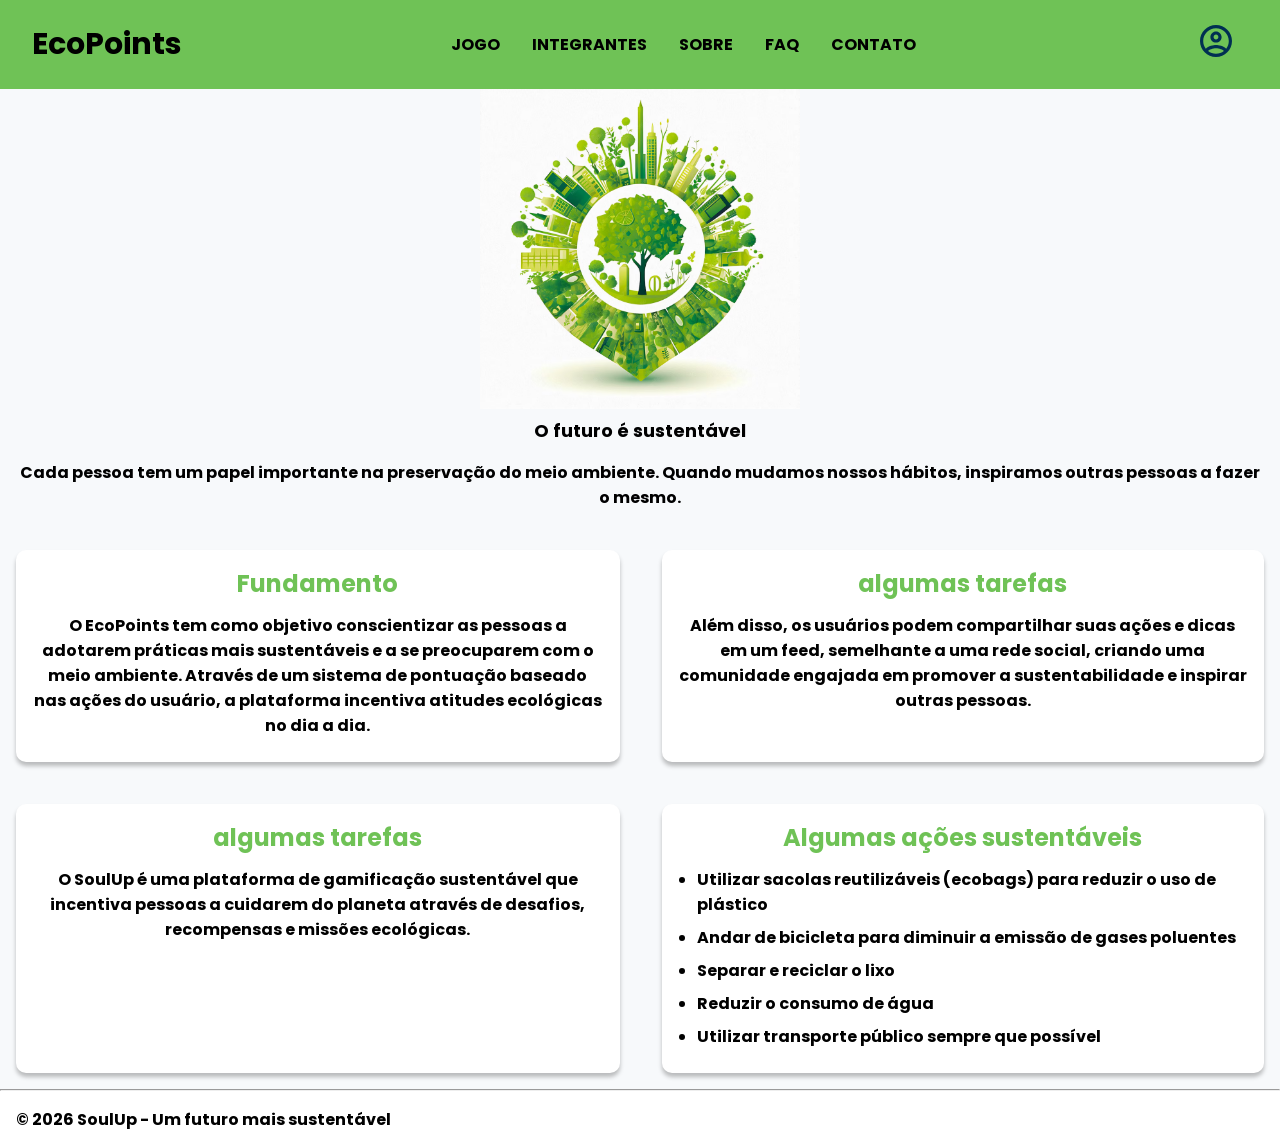
<file: index.html>
<!doctype html>
<html lang="pt-br">
  <head>
    <meta charset="UTF-8" />
    <meta name="viewport" content="width=device-width, initial-scale=1.0" />
    <link rel="stylesheet" href="css/style.css" />
    <title>EcoPoints</title>
  </head>
  <body>
    <header class="cabecalho">
      <div class="container">
        <input type="checkbox" id="menu" class="container__botao" />
        <label for="menu" class="container__rotulo">
          <span class="cabecalho__menu-hamburguer container__imagem"></span>
        </label>
        <ul class="lista-menu">
          <li class="lista-menu__titulo">Páginas</li>
          <li class="lista-menu__item">
            <a href="./pages/jogo.html" class="lista-menu__link">Jogo</a>
          </li>
          <li class="lista-menu__item">
            <a href="/pages/integrante.html" class="lista-menu__link">Integrantes</a>
          </li>
          <li class="lista-menu__item">
            <a href="/pages/sobre.html" class="lista-menu__link">sobre</a>
          </li>
          <li class="lista-menu__item">
            <a href="./pages/faq.html" class="lista-menu__link">FAQ</a>
          </li>
          <li class="lista-menu__item">
            <a href="/pages/contato.html" class="lista-menu__link">Contato</a>
          </li>

        </ul>
        <h1 class="container__titulo">EcoPoints</h1>
      </div>

      <ul class="opcoes">
        <li class="opcoes__item">
          <a href="./pages/jogo.html" class="opcoes__link">Jogo</a>
        </li>
        <li class="opcoes__item">
          <a href="/pages/integrante.html" class="opcoes__link">Integrantes</a>
        </li>
        <li class="opcoes__item">
          <a href="/pages/sobre.html" class="opcoes__link">Sobre</a>
        </li>
        <li class="opcoes__item">
          <a href="./pages/faq.html" class="opcoes__link">FAQ</a>
        </li>
        <li class="opcoes__item">
          <a href="/pages/contato.html" class="opcoes__link">Contato</a>
        </li>
        
      </ul>

      <div class="container">
        <a href="/pages/login.html" class="container__link">
          <img
            src="img/Usuario.svg"
            alt="Meu perfil"
            class="container__imagem"
          />
        </a>
      </div>
    </header>
    <main>
      <section>
        <img class="img-main" src="/img/sustainability.avif" alt="Imagem de uma sociedade sustemtavel com uma arvore no meio" />
      </section>
      <section class="banner">
        <h2 class="banner__titulo">O futuro é sustentável</h2>
        <p class="banner__texto">
          Cada pessoa tem um papel importante na preservação do meio ambiente.
          Quando mudamos nossos hábitos, inspiramos outras pessoas a fazer o
          mesmo.
        </p>
      </section>
      <div class="card-grid">
        <section class="card">
          <h2 class="descricao__titulo">Fundamento</h2>
          <p class="descricao__texto">
            O EcoPoints tem como objetivo conscientizar as pessoas a adotarem práticas mais sustentáveis e a se preocuparem com o meio ambiente. 
          Através de um sistema de pontuação baseado nas ações do usuário, a plataforma incentiva atitudes ecológicas no dia a dia.
        </p>
          </p>
        </section>
        <section class="card">
          <h2 class="descricao__titulo">algumas tarefas</h2>
          <p class="descricao__texto">
            Além disso, os usuários podem compartilhar suas ações e dicas em um feed, semelhante a uma rede social, criando uma comunidade engajada 
            em promover a sustentabilidade e inspirar outras pessoas.

          </p>
        </section>
        <section class="card">
          <h2 class="descricao__titulo">algumas tarefas</h2>
          <p class="descricao__texto">
            O SoulUp é uma plataforma de gamificação sustentável que incentiva
            pessoas a cuidarem do planeta através de desafios, recompensas e
            missões ecológicas.
          </p>
        </section>
        <section class="card">
          <h2 class="descricao__titulo">Algumas ações sustentáveis</h2>
          <ul class="lista-items">
            <li class="item-lista">Utilizar sacolas reutilizáveis (ecobags) para reduzir o uso de plástico</li>
            <li class="item-lista">Andar de bicicleta para diminuir a emissão de gases poluentes</li>
            <li class="item-lista">Separar e reciclar o lixo</li>
            <li class="item-lista">Reduzir o consumo de água</li>
            <li class="item-lista">Utilizar transporte público sempre que possível</li>
          </ul>
        </section>
      </div>
    </main>
    <hr />
    <footer class="rodape">
      <p>© 2026 SoulUp - Um futuro mais sustentável</p>
    </footer>
  </body>
</html>
</file>
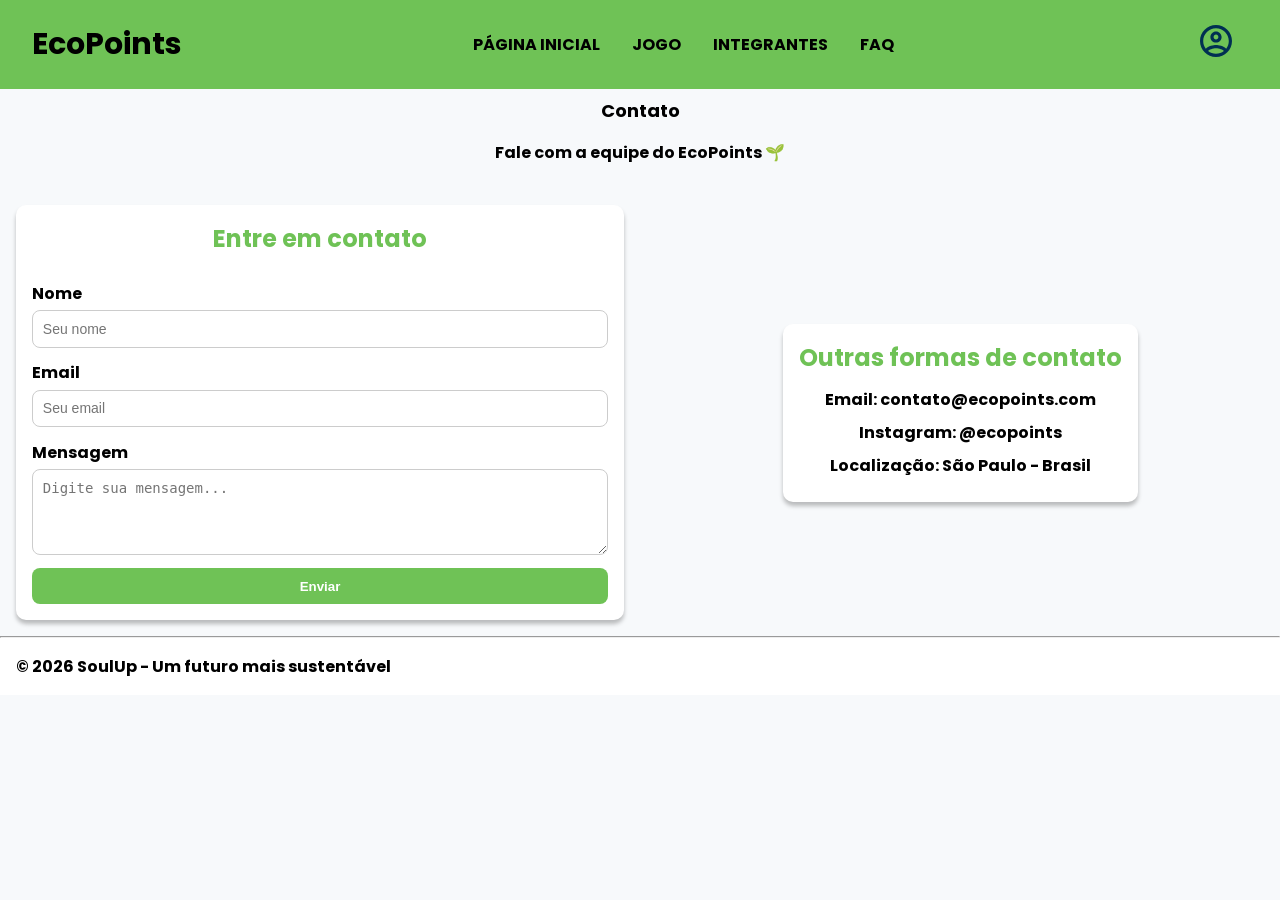
<file: pages/contato.html>
<!doctype html>
<html lang="pt-br">
  <head>
    <meta charset="UTF-8" />
    <meta name="viewport" content="width=device-width, initial-scale=1.0" />
    <link rel="stylesheet" href="/css/style.css" />
    <title>Contato</title>
  </head>
  <body>
<header class="cabecalho">
      <div class="container">
        <input type="checkbox" id="menu" class="container__botao" />
        <label for="menu" class="container__rotulo">
          <span class="cabecalho__menu-hamburguer container__imagem"></span>
        </label>
        <ul class="lista-menu">
          <li class="lista-menu__titulo">Páginas</li>
          <li class="lista-menu__item">
            <a href="/index.html" class="lista-menu__link">Página inicial</a>
          </li>
          <li class="lista-menu__item">
            <a href="/pages/jogo.html" class="lista-menu__link">Jogo</a>
          </li>
          <li class="lista-menu__item">
            <a href="/pages/integrante.html" class="lista-menu__link">Integrantes</a>
          </li>
          <li class="lista-menu__item">
            <a href="/pages/faq.html" class="lista-menu__link">FAQ</a>
          </li>
        </ul>
        <h1 class="container__titulo">EcoPoints</h1>
      </div>

      <ul class="opcoes">
        <li class="opcoes__item">
          <a href="/index.html" class="lista-menu__link">Página inicial</a>
        </li>
        <li class="opcoes__item">
          <a href="/pages/jogo.html" class="opcoes__link">Jogo</a>
        </li>
        <li class="opcoes__item">
          <a href="/pages/integrante.html" class="opcoes__link">Integrantes</a>
        </li>
        <li class="opcoes__item">
          <a href="/pages/faq.html" class="opcoes__link">FAQ</a>
        </li>
      </ul>

      <div class="container">
        <a href="/pages/login.html" class="container__link">
          <img
            src="../img/Usuario.svg"
            alt="Meu perfil"
            class="container__imagem"
          />
        </a>
      </div>
    </header>
    <main>
      <section class="banner">
        <h2 class="banner__titulo">Contato</h2>
        <p class="banner__texto">Fale com a equipe do EcoPoints 🌱</p>
      </section>
      <div class="flex-container">
        <div class="metade">
        <section class="card">
          <h2 class="descricao__titulo">Entre em contato</h2>

          <form class="form-contato">
            <label class="form-contato-etiqueta" for="nome">Nome</label>
            <input
              type="text"
              id="nome"
              name="nome"
              placeholder="Seu nome"
              required
            />

            <label class="form-contato-etiqueta" for="email">Email</label>
            <input
              type="email"
              id="email"
              name="email"
              placeholder="Seu email"
              required
            />

            <label class="form-contato-etiqueta" for="mensagem">Mensagem</label>
            <textarea
              id="mensagem"
              name="mensagem"
              rows="4"
              placeholder="Digite sua mensagem..."
              required
            ></textarea>

            <button type="submit">Enviar</button>
          </form>
        </section>
        </div>
        <div class="metade">
        <section class="card">
          <h2 class="descricao__titulo">Outras formas de contato</h2>
          <p class="descricao__texto">Email: contato@ecopoints.com</p>
          <p class="descricao__texto">Instagram: @ecopoints</p>
          <p class="descricao__texto">Localização: São Paulo - Brasil</p>
        </section>
        </div>
    </main>
    <hr />
    <footer class="rodape">
      <p>© 2026 SoulUp - Um futuro mais sustentável</p>
    </footer>
  </body>
</html>
</file>
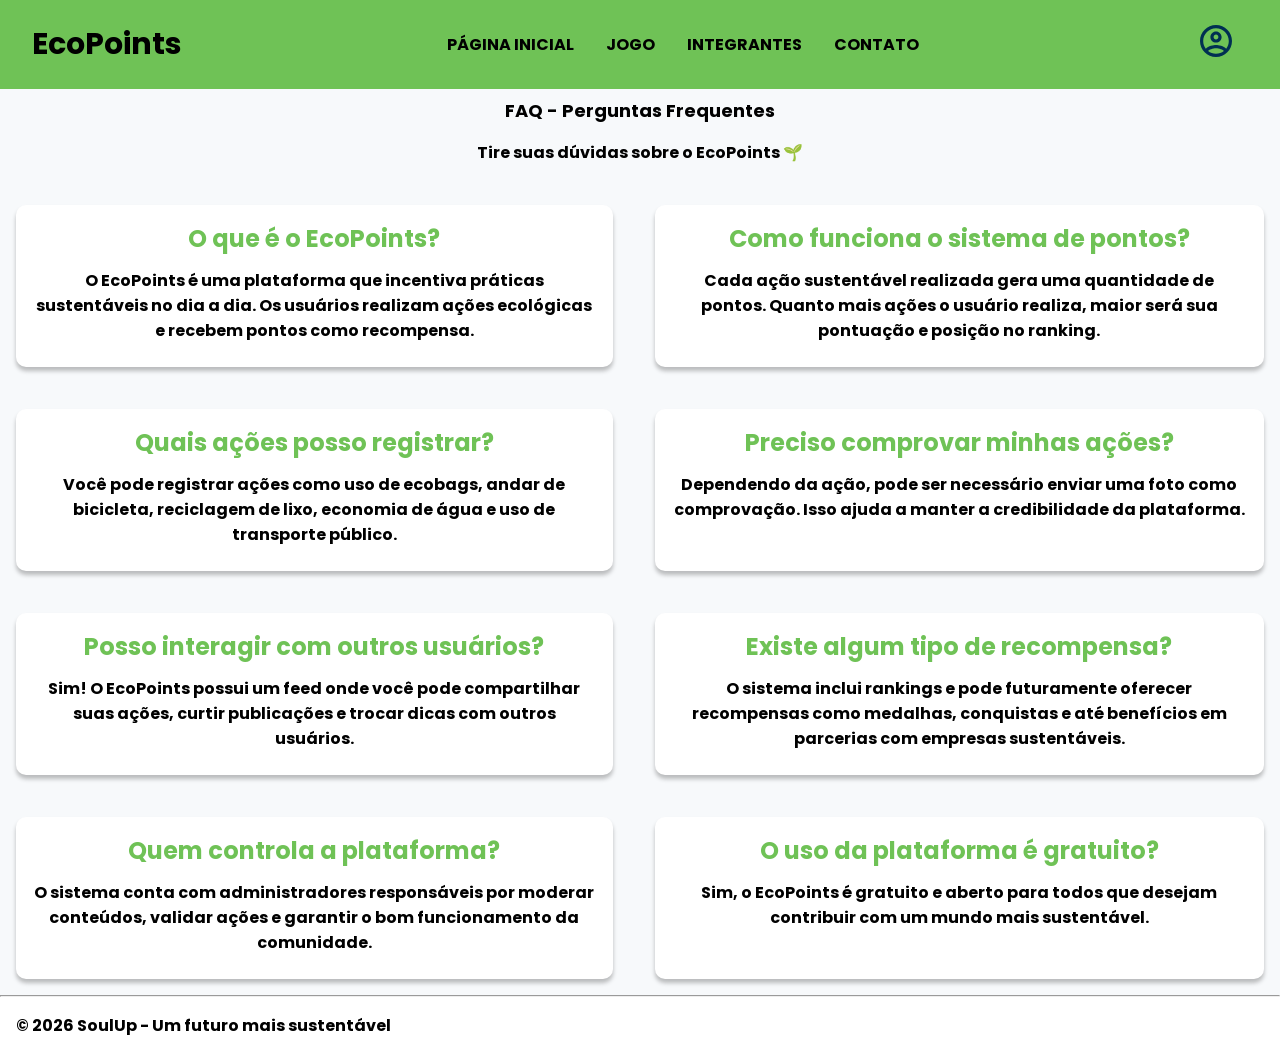
<file: pages/faq.html>
<!doctype html>
<html lang="pt-br">
  <head>
    <meta charset="UTF-8" />
    <meta name="viewport" content="width=device-width, initial-scale=1.0" />
    <link rel="stylesheet" href="/css/style.css" />
    <title>FAQ</title>
  </head>
  <body>
    <header class="cabecalho">
      <div class="container">
        <input type="checkbox" id="menu" class="container__botao" />
        <label for="menu" class="container__rotulo">
          <span class="cabecalho__menu-hamburguer container__imagem"></span>
        </label>
        <ul class="lista-menu">
          <li class="lista-menu__titulo">Páginas</li>
          <li class="lista-menu__item">
            <a href="/index.html" class="lista-menu__link">Página inicial</a>
          </li>
          <li class="lista-menu__item">
            <a href="/pages/jogo.html" class="lista-menu__link">Jogo</a>
          </li>
          <li class="lista-menu__item">
            <a href="/pages/integrante.html" class="lista-menu__link"
              >Integrantes</a
            >
          </li>
          <li class="lista-menu__item">
            <a href="/pages/contato.html" class="lista-menu__link">Contato</a>
          </li>
        </ul>
        <h1 class="container__titulo">EcoPoints</h1>
      </div>

      <ul class="opcoes">
        <li class="opcoes__item">
          <a href="/index.html" class="lista-menu__link">Página inicial</a>
        </li>
        <li class="opcoes__item">
          <a href="/pages/jogo.html" class="opcoes__link">Jogo</a>
        </li>
        <li class="opcoes__item">
          <a href="/pages/integrante.html" class="opcoes__link">Integrantes</a>
        </li>
        <li class="opcoes__item">
          <a href="/pages/contato.html" class="opcoes__link">Contato</a>
        </li>
      </ul>

      <div class="container">
        <a href="/pages/login.html" class="container__link">
          <img
            src="../img/Usuario.svg"
            alt="Meu perfil"
            class="container__imagem"
          />
        </a>
      </div>
    </header>
    <main>
      <section class="banner">
        <h2 class="banner__titulo">FAQ - Perguntas Frequentes</h2>
        <p class="banner__texto">Tire suas dúvidas sobre o EcoPoints 🌱</p>
      </section>
      <div class="card-grid">
        <section class="card">
          <h2 class="descricao__titulo">O que é o EcoPoints?</h2>
          <p class="descricao__texto">
            O EcoPoints é uma plataforma que incentiva práticas sustentáveis no
            dia a dia. Os usuários realizam ações ecológicas e recebem pontos
            como recompensa.
          </p>
        </section>

        <section class="card">
          <h2 class="descricao__titulo">Como funciona o sistema de pontos?</h2>
          <p class="descricao__texto">
            Cada ação sustentável realizada gera uma quantidade de pontos.
            Quanto mais ações o usuário realiza, maior será sua pontuação e
            posição no ranking.
          </p>
        </section>

        <section class="card">
          <h2 class="descricao__titulo">Quais ações posso registrar?</h2>
          <p class="descricao__texto">
            Você pode registrar ações como uso de ecobags, andar de bicicleta,
            reciclagem de lixo, economia de água e uso de transporte público.
          </p>
        </section>

        <section class="card">
          <h2 class="descricao__titulo">Preciso comprovar minhas ações?</h2>
          <p class="descricao__texto">
            Dependendo da ação, pode ser necessário enviar uma foto como
            comprovação. Isso ajuda a manter a credibilidade da plataforma.
          </p>
        </section>

        <section class="card">
          <h2 class="descricao__titulo">
            Posso interagir com outros usuários?
          </h2>
          <p class="descricao__texto">
            Sim! O EcoPoints possui um feed onde você pode compartilhar suas
            ações, curtir publicações e trocar dicas com outros usuários.
          </p>
        </section>

        <section class="card">
          <h2 class="descricao__titulo">Existe algum tipo de recompensa?</h2>
          <p class="descricao__texto">
            O sistema inclui rankings e pode futuramente oferecer recompensas
            como medalhas, conquistas e até benefícios em parcerias com empresas
            sustentáveis.
          </p>
        </section>

        <section class="card">
          <h2 class="descricao__titulo">Quem controla a plataforma?</h2>
          <p class="descricao__texto">
            O sistema conta com administradores responsáveis por moderar
            conteúdos, validar ações e garantir o bom funcionamento da
            comunidade.
          </p>
        </section>

        <section class="card">
          <h2 class="descricao__titulo">O uso da plataforma é gratuito?</h2>
          <p class="descricao__texto">
            Sim, o EcoPoints é gratuito e aberto para todos que desejam
            contribuir com um mundo mais sustentável.
          </p>
        </section>
      </div>
    </main>
    <hr />
    <footer class="rodape">
      <p>© 2026 SoulUp - Um futuro mais sustentável</p>
    </footer>
  </body>
</html>
</file>
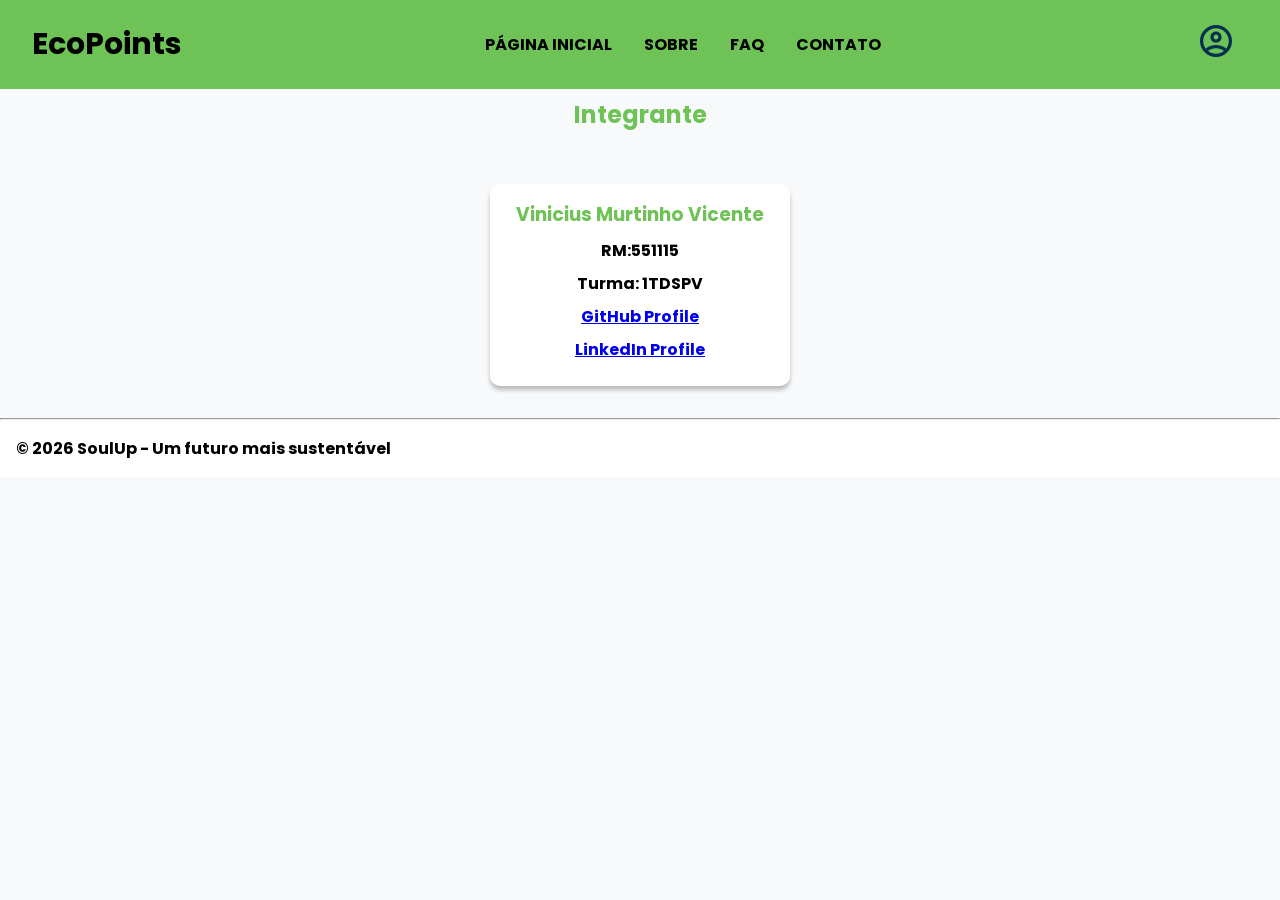
<file: pages/integrante.html>
<!doctype html>
<html lang="pt-br">
  <head>
    <meta charset="UTF-8" />
    <meta name="viewport" content="width=device-width, initial-scale=1.0" />
    <link rel="stylesheet" href="/css/style.css" />
    <title>Integrante</title>
  </head>
  <body>
    <header class="cabecalho">
      <div class="container">
        <input type="checkbox" id="menu" class="container__botao" />
        <label for="menu" class="container__rotulo">
          <span class="cabecalho__menu-hamburguer container__imagem"></span>
        </label>
        <ul class="lista-menu">
          <li class="lista-menu__titulo">Páginas</li>
          <li class="lista-menu__item">
            <a href="/index.html" class="lista-menu__link">Página inicial</a>
          </li>
          <li class="lista-menu__item">
            <a href="/pages/sobre.html" class="lista-menu__link">sobre</a>
          </li>
          <li class="lista-menu__item">
            <a href="../pages/faq.html" class="lista-menu__link">FAQ</a>
          </li>
          <li class="lista-menu__item">
            <a href="/pages/contato.html" class="lista-menu__link">Contato</a>
          </li>
        </ul>
        <h1 class="container__titulo">EcoPoints</h1>
      </div>

      <ul class="opcoes">
        <li class="opcoes__item">
          <a href="/index.html" class="lista-menu__link">Página inicial</a>
        </li>
        <li class="opcoes__item">
          <a href="/pages/sobre.html" class="opcoes__link">Sobre</a>
        </li>
        <li class="opcoes__item">
          <a href="../pages/faq.html" class="lista-menu__link">FAQ</a>
        </li>
        <li class="opcoes__item">
          <a href="/pages/contato.html" class="opcoes__link">Contato</a>
        </li>
      </ul>

      <div class="container">
        <a href="/pages/login.html" class="container__link">
          <img
            src="../img/Usuario.svg"
            alt="Meu perfil"
            class="container__imagem"
          />
        </a>
      </div>
    </header>
    <main>
      <section class="banner">
        <h2 class="descricao__titulo">Integrante</h2>
      </section>
      <div>
        <section class="card-central">
          <h3 class="descricao__titulo">Vinicius Murtinho Vicente</h3>
          <p class="descricao__texto">RM:551115</p>
          <p class="descricao__texto">Turma: 1TDSPV</p>
          <p class="descricao__texto">
            <a  href="https://github.com/VMurtis" target="_blank"
              >GitHub Profile</a
            >
          </p>
          <p class="descricao__texto">
            <a
              href="https://www.linkedin.com/in/vinicius-murtinho/"
              target="_blank"
              >LinkedIn Profile</a
            >
          </p>
        </section>
      </div>
    </main>
    <hr />
    <footer class="rodape">
      <p>© 2026 SoulUp - Um futuro mais sustentável</p>
    </footer>
    <script src="/js/script.js"></script>
  </body>
</html>
</file>
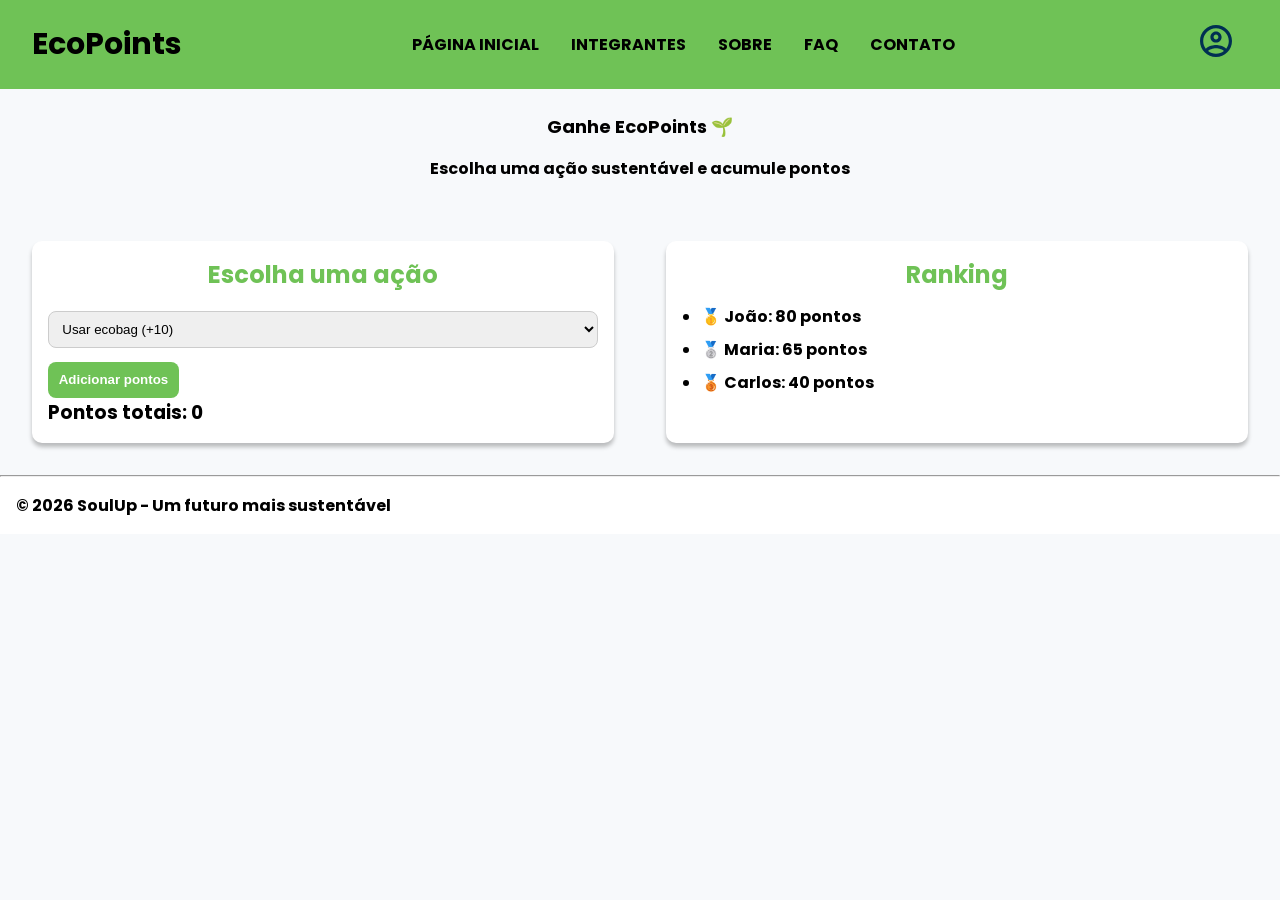
<file: pages/jogo.html>
<!doctype html>
<html lang="pt-br">
  <head>
    <meta charset="UTF-8" />
    <meta name="viewport" content="width=device-width, initial-scale=1.0" />
    <link rel="stylesheet" href="/css/style.css" />
    <title>Pontos</title>
  </head>
  <body>
    <header class="cabecalho">
      <div class="container">
        <input type="checkbox" id="menu" class="container__botao" />
        <label for="menu" class="container__rotulo">
          <span class="cabecalho__menu-hamburguer container__imagem"></span>
        </label>
        <ul class="lista-menu">
          <li class="lista-menu__titulo">Páginas</li>
          <li class="lista-menu__item">
            <a href="/index.html" class="lista-menu__link">Página inicial</a>
          </li>
          <li class="lista-menu__item">
            <a href="/pages/integrante.html" class="lista-menu__link">Integrantes</a>
          </li>
          <li class="lista-menu__item">
            <a href="/pages/sobre.html" class="lista-menu__link">sobre</a>
          </li>
          <li class="lista-menu__item">
            <a href="../pages/faq.html" class="lista-menu__link">FAQ</a>
          </li>
          <li class="lista-menu__item">
            <a href="/pages/contato.html" class="lista-menu__link">Contato</a>
          </li>
        </ul>
        <h1 class="container__titulo">EcoPoints</h1>
      </div>

      <ul class="opcoes">
        <li class="opcoes__item">
          <a href="/index.html" class="lista-menu__link">Página inicial</a>
        </li>
        <li class="opcoes__item">
          <a href="/pages/integrante.html" class="opcoes__link">Integrantes</a>
        </li>
        <li class="opcoes__item">
          <a href="/pages/sobre.html" class="opcoes__link">Sobre</a>
        </li>
        <li class="opcoes__item">
          <a href="../pages/faq.html" class="lista-menu__link">FAQ</a>
        </li>
        <li class="opcoes__item">
          <a href="/pages/contato.html" class="opcoes__link">Contato</a>
        </li>
      </ul>

      <div class="container">
        <a href="/pages/login.html" class="container__link">
          <img
            src="../img/Usuario.svg"
            alt="Meu perfil"
            class="container__imagem"
          />
        </a>
      </div>
    </header>
    <main class="jogo-layout">
      <section class="banner">
        <h2 class="banner__titulo">Ganhe EcoPoints 🌱</h2>
        <p class="banner__texto">
          Escolha uma ação sustentável e acumule pontos
        </p>
      </section>

      <div class="jogo-linha">
        <section class="card jogo-card">
          <h2 class="descricao__titulo">Escolha uma ação</h2>

          <select id="acao" class="seletor">
            <option value="10">Usar ecobag (+10)</option>
            <option value="20">Andar de bicicleta (+20)</option>
            <option value="15">Reciclar lixo (+15)</option>
            <option value="12">Economizar água (+12)</option>
            <option value="18">Usar transporte público (+18)</option>
          </select>

          <button class="seletor-botao" onclick="adicionarPontos()">
            Adicionar pontos
          </button>

          <h3>Pontos totais: <span id="pontos">0</span></h3>
        </section>

        <section class="card jogo-card">
          <h2 class="descricao__titulo">Ranking</h2>
          <ul id="ranking" class="lista-items">
            <li class="item-lista">Você: 0 pontos</li>
          </ul>
        </section>
      </div>
    </main>
    <hr />
    <footer class="rodape">
      <p>© 2026 SoulUp - Um futuro mais sustentável</p>
    </footer>
    <script src="/js/script.js"></script>
  </body>
</html>
</file>
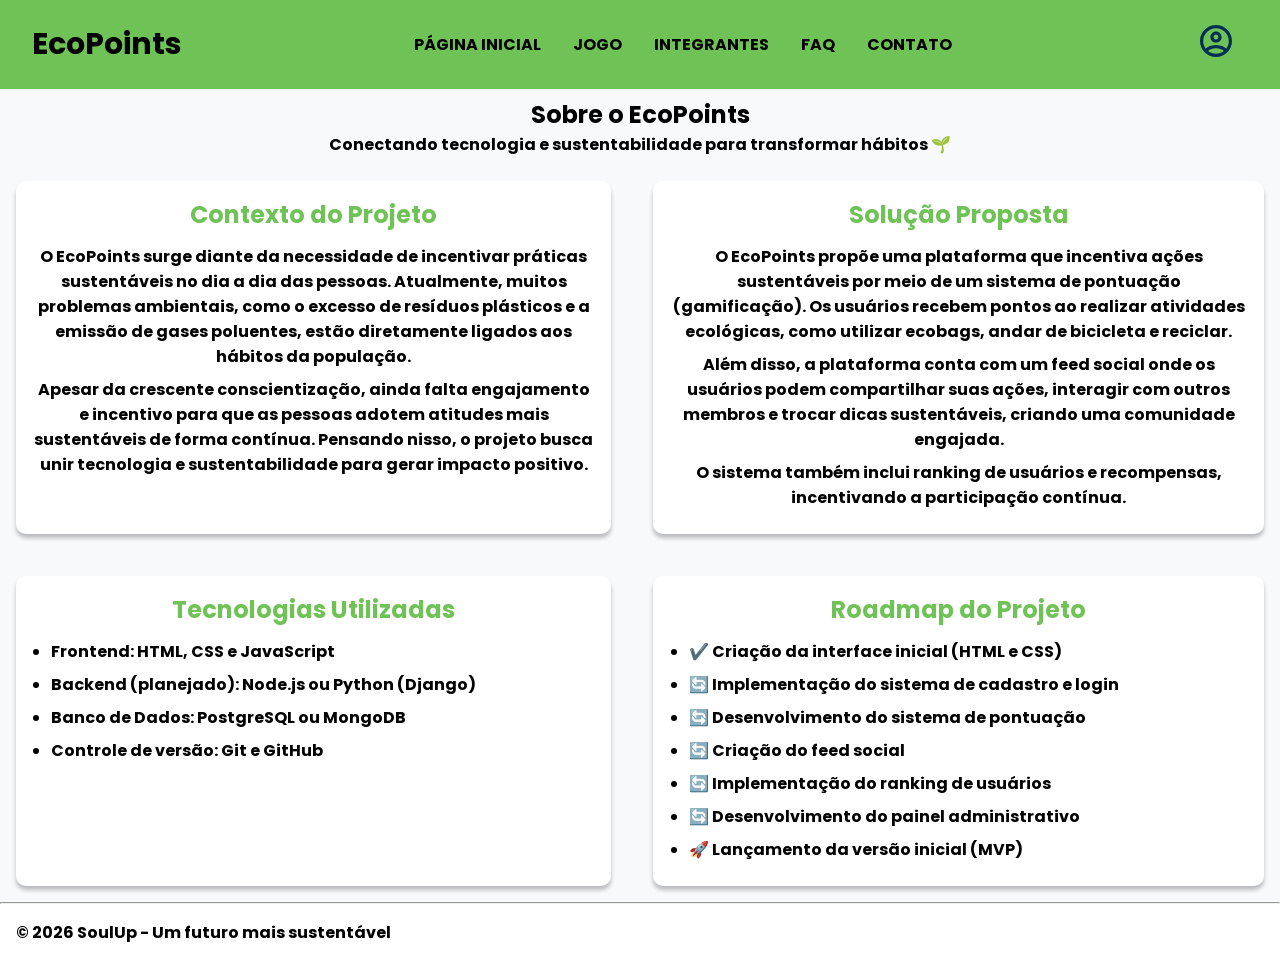
<file: pages/sobre.html>
<!doctype html>
<html lang="pt-br">
  <head>
    <meta charset="UTF-8" />
    <meta name="viewport" content="width=device-width, initial-scale=1.0" />
    <link rel="stylesheet" href="/css/style.css" />
    <title>Sobre</title>
  </head>
  <body>
    <header class="cabecalho">
      <div class="container">
        <input type="checkbox" id="menu" class="container__botao" />
        <label for="menu" class="container__rotulo">
          <span class="cabecalho__menu-hamburguer container__imagem"></span>
        </label>
        <ul class="lista-menu">
          <li class="lista-menu__titulo">Páginas</li>
          <li class="lista-menu__item">
            <a href="/index.html" class="lista-menu__link">Página inicial</a>
          </li>
          <li class="lista-menu__item">
            <a href="/pages/jogo.html" class="lista-menu__link">Jogo</a>
          </li>
          <li class="lista-menu__item">
            <a href="/pages/integrante.html" class="lista-menu__link">Integrantes</a>
          </li>
          <li class="lista-menu__item">
            <a href="../pages/faq.html" class="lista-menu__link">FAQ</a>
          </li>
          <li class="lista-menu__item">
            <a href="/pages/contato.html" class="lista-menu__link">Contato</a>
          </li>
        </ul>
        <h1 class="container__titulo">EcoPoints</h1>
      </div>

      <ul class="opcoes">
        <li class="opcoes__item">
          <a href="/index.html" class="lista-menu__link">Página inicial</a>
        </li>
        <li class="opcoes__item">
          <a href="/pages/jogo.html" class="opcoes__link">Jogo</a>
        </li>
        <li class="opcoes__item">
          <a href="/pages/integrante.html" class="opcoes__link">Integrantes</a>
        </li>
        <li class="opcoes__item">
          <a href="../pages/faq.html" class="lista-menu__link">FAQ</a>
        </li>
        <li class="opcoes__item">
          <a href="/pages/contato.html" class="opcoes__link">Contato</a>
        </li>
      </ul>

      <div class="container">
        <a href="/pages/login.html" class="container__link">
          <img
            src="../img/Usuario.svg"
            alt="Meu perfil"
            class="container__imagem"
          />
        </a>
      </div>
    </header>
    <main>
      <section class="banner">
        <h2>Sobre o EcoPoints</h2>
        <p>
          Conectando tecnologia e sustentabilidade para transformar hábitos 🌱
        </p>
      </section>
      <div class="card-grid">
        <section class="card">
          <h2 class="descricao__titulo">Contexto do Projeto</h2>
          <p class="descricao__texto">
            O EcoPoints surge diante da necessidade de incentivar práticas
            sustentáveis no dia a dia das pessoas. Atualmente, muitos problemas
            ambientais, como o excesso de resíduos plásticos e a emissão de
            gases poluentes, estão diretamente ligados aos hábitos da população.
          </p>
          <p class="descricao__texto">
            Apesar da crescente conscientização, ainda falta engajamento e
            incentivo para que as pessoas adotem atitudes mais sustentáveis de
            forma contínua. Pensando nisso, o projeto busca unir tecnologia e
            sustentabilidade para gerar impacto positivo.
          </p>
        </section>

        <section class="card">
          <h2 class="descricao__titulo">Solução Proposta</h2>
          <p class="descricao__texto">
            O EcoPoints propõe uma plataforma que incentiva ações sustentáveis
            por meio de um sistema de pontuação (gamificação). Os usuários
            recebem pontos ao realizar atividades ecológicas, como utilizar
            ecobags, andar de bicicleta e reciclar.
          </p>
          <p class="descricao__texto">
            Além disso, a plataforma conta com um feed social onde os usuários
            podem compartilhar suas ações, interagir com outros membros e trocar
            dicas sustentáveis, criando uma comunidade engajada.
          </p>
          <p class="descricao__texto">
            O sistema também inclui ranking de usuários e recompensas,
            incentivando a participação contínua.
          </p>
        </section>

        <section class="card">
          <h2 class="descricao__titulo">Tecnologias Utilizadas</h2>
          <ul class="lista-items">
            <li class="item-lista">
              <strong>Frontend:</strong> HTML, CSS e JavaScript
            </li>
            <li class="item-lista">
              <strong>Backend (planejado):</strong> Node.js ou Python (Django)
            </li>
            <li class="item-lista">
              <strong>Banco de Dados:</strong> PostgreSQL ou MongoDB
            </li>
            <li class="item-lista">
              <strong>Controle de versão:</strong> Git e GitHub
            </li>
          </ul>
        </section>

        <section class="card">
          <h2 class="descricao__titulo">Roadmap do Projeto</h2>
          <ul class="lista-items">
            <li class="item-lista">
              ✔️ Criação da interface inicial (HTML e CSS)
            </li>
            <li class="item-lista">
              🔄 Implementação do sistema de cadastro e login
            </li>
            <li class="item-lista">
              🔄 Desenvolvimento do sistema de pontuação
            </li>
            <li class="item-lista">🔄 Criação do feed social</li>
            <li class="item-lista">🔄 Implementação do ranking de usuários</li>
            <li class="item-lista">
              🔄 Desenvolvimento do painel administrativo
            </li>
            <li class="item-lista">🚀 Lançamento da versão inicial (MVP)</li>
          </ul>
        </section>
      </div>
    </main>
    <hr />
    <footer class="rodape">
      <p>© 2026 SoulUp - Um futuro mais sustentável</p>
    </footer>
  </body>
</html>
</file>
<file: css/style.css>
@font-face {
  font-family: "Poppins";
  src: url("../fonts/Poppins/Poppins-Bold.ttf") format("truetype");
}

:root {
  /*--cor-principal:#00FCFF;*/
  --cor-verde: hsl(106, 47%, 55%);
  --cor-branca: #ffffff;
  --cor-preta: #000000;
  --cor-de-fundo: rgb(247 249 251);

  --font-principal: "Poppins", sans-serif;
}

* {
  margin: 0;
  padding: 0;
  box-sizing: border-box;
}

body {
  background-color: var(--cor-de-fundo);
  font-family: var(--font-principal);
}

.cabecalho__menu-hamburguer {
  width: 24px;
  height: 24px;
  background-image: url("../img/Menu.svg");
  background-repeat: no-repeat;
  background-position: center;
  display: inline-block;
}

.container__botao:checked ~ .container__rotulo > .cabecalho__menu-hamburguer {
  background-image: url("../img/Menu Aberto.svg");
}

.cabecalho {
  background-color: var(--cor-verde);
  display: flex;
  justify-content: space-between;
  align-items: center;
  position: relative;
}

.container {
  display: flex;
  align-items: center;
}

.container__imagem {
  margin: 1em;
}

.lista-menu {
  display: none;
  position: absolute;
  top: 100%;
  width: 60vw;
}

.container__botao:checked ~ .lista-menu {
  display: block;
}

.lista-menu__titulo,
.lista-menu__item {
  padding: 1em;
  background-color: var(--cor-branca);
}

.lista-menu__titulo {
  color: var(--cor-preta);
  font-weight: 700;
}

.lista-menu__link {
  background: var(--cor-preta);
  -webkit-background-clip: text;
  -webkit-text-fill-color: transparent;
  background-clip: text;
  text-transform: uppercase;
  text-decoration: none;
}

.container__botao {
  display: none;
}

.container__titulo {
  color: var(--cor-preta);
}

.container__texto {
  color: var(--cor-preta);
}
/**/
.card,
.jogo-card {
  background: var(--cor-branca);
  box-shadow: 0px 4px 4px rgba(0, 0, 0, 0.25);
  border-radius: 10px;
  margin: 1em;
  padding: 1em;
}

.img-main {
  display: block;
  margin-left: auto;
  margin-right: auto;
  width: 50%;
}

.banner {
  background: var(--cor-de-fundo);
  color: var(--cor-preta);
  text-align: center;
  padding: 0.5em 1em;
}

.banner__titulo {
  font-size: 18px;
  font-weight: 700;
}

.banner__texto {
  font-weight: 500;
  margin: 1em 0;
}

.descricao__titulo {
  margin-bottom: 0.5em;
  color: var(--cor-verde);
  text-align: center;
}

.descricao__texto {
  margin-bottom: 0.5em;
  color: var(--cor-preta);
  text-align: center;
}

hr {
  margin: 0;
}

.rodape {
  background-color: var(--cor-branca);
  padding: 1em;
}

.lista-items {
  padding-left: 1.2em;
}

.item-lista {
  margin-bottom: 0.5em;
}

.form-contato {
  display: flex;
  flex-direction: column;
}

.form-contato-etiqueta {
  margin-top: 0.8em;
  font-weight: bold;
  color: var(--cor-preta);
}

.form-contato input,
.form-contato textarea {
  margin-top: 0.3em;
  padding: 0.7em;
  border-radius: 8px;
  border: 1px solid #ccc;
  font-size: 14px;
}

.form-contato input:focus,
.form-contato textarea:focus {
  outline: none;
  border: 1px solid var(--cor-verde);
}

.form-contato button {
  margin-top: 1em;
  padding: 0.8em;
  background-color: var(--cor-verde);
  color: var(--cor-branca);
  border: none;
  border-radius: 8px;
  cursor: pointer;
  font-weight: bold;
  transition: 0.2s;
}

.form-contato button:hover {
  background-color: hsl(106, 47%, 45%);
}

.seletor {
  width: 100%;
  padding: 0.7em;
  margin-top: 0.5em;
  border-radius: 8px;
  border: 1px solid #ccc;
}

option {
  width: 10%;
}

.seletor-botao {
  margin-top: 1em;
  padding: 0.8em;
  background-color: var(--cor-verde);
  color: var(--cor-branca);
  border: none;
  border-radius: 8px;
  cursor: pointer;
  font-weight: bold;
}

.seletor-botao:hover {
  background-color: hsl(106, 47%, 45%);
}

#ranking li {
  margin-top: 0.5em;
}

.lista-menu {
  display: none;
}

.container__botao:checked ~ .lista-menu {
  display: block;
}

.opcoes {
  display: none;
}

.jogo-layout {
  display: flex;
  flex-direction: column;
  align-items: center;
  gap: 20px;
  padding: 16px;
}

.jogo-linha {
  display: grid;
  grid-template-columns: 1fr;
  gap: 20px;
  width: 100%;
}

.card-central {
  width: 18.75em;
  margin: 2em auto;
  background: var(--cor-branca);
  box-shadow: 0px 4px 4px rgba(0, 0, 0, 0.25);
  border-radius: 10px;
  color: var(--cor-preta);
  padding: 1rem;
  text-align: center;
}

/**/
/* layout centralizado */
.login-layout {
  display: flex;
  justify-content: center;
  align-items: center;
  margin: 2em 2em;
}

/* card */
.login-card {
  background: white;
  padding: 30px;
  border-radius: 12px;
  width: 100%;
  max-width: 21rem;
  box-shadow: 0 4px 10px rgba(0, 0, 0, 0.1);
  text-align: center;
}

/* título */
.login-titulo {
  margin-bottom: 20px;
}

/* inputs */
.login-input {
  width: 100%;
  padding: 10px;
  margin-bottom: 15px;
  border-radius: 8px;
  border: 1px solid #ccc;
  box-sizing: border-box;
}

/* botão */
.login-botao {
  width: 100%;
  padding: 10px;
  border: none;
  border-radius: 8px;
  background: #4caf50;
  color: white;
  font-size: 16px;
  cursor: pointer;
}

.login-botao:hover {
  background: #43a047;
}

/* mensagem */
.login-mensagem {
  margin-top: 10px;
  font-size: 14px;
}

@media screen and (min-width: 768px) {
  .container__titulo,
  .container__titulo--negrito {
    font-family: var(--font-principal);
    font-size: 30px;
  }

  .container__titulo {
    font-weight: 400;
    display: block;
  }

  .container__titulo--negrito {
    font-weight: 700;
  }

  .opcoes {
    display: flex;
  }
    .cabecalho {
    padding: 0 2em;
  }

  .opcoes__item {
    padding: 0 1em;
    text-transform: uppercase;
    list-style-type: none;
  }

  .opcoes__link {
    text-decoration: none;
    color: var(--preto);
    cursor: pointer;
  }

  .container__imagem-transparente {
    display: none;
  }

  .cabecalho__menu-hamburguer {
    display: none;
  }

  .opcoes__botao:checked ~ .lista-menu {
    display: block;
    width: auto;
  }

  .opcoes__botao {
    display: none;
  }

  .opcoes__botao:checked ~ .opcoes__rotulo > .opcoes__item {
    background: var(--azul-degrade);
    color: var(--cor-verde);
  }

  .opcoes__item {
    padding: 2em 1em;
  }

  .lista-menu__item:hover {
    background: var(--azul-degrade);
  }

  .lista-menu__item:hover > .lista-menu__link {
    -webkit-text-fill-color: var(--branco);
    text-decoration: none;
  }
  .img-main {
    width: 25%;
  }
  .card-grid {
    display: inline-grid;
    grid-template-columns: auto auto;
    grid-gap: 10px;
  }
  .flex-container {
    display: flex;
  }

  .metade {
    flex: 1;
    display: flex;
    align-items: center;
    justify-content: center;
    font-size: 1rem;
    color: white;
  }
  .form-contato input,
  .form-contato textarea {
    width: 45vw;
  }

  .jogo-linha {
    grid-template-columns: 1fr 1fr;
  }
}

@media screen and (min-width: 1300px) {
  .container__link {
    display: flex;
    align-items: center;
    text-decoration: none;
    color: var(--preto);
  }

  .cabecalho {
    padding: 0 2em;
  }

  .opcoes__item {
    padding: 0 1em;
    text-transform: uppercase;
    list-style-type: none;
  }

  .container__titulo {
    font-weight: 400;
    display: block;
  }

  .opcoes {
    margin-right: 1em;
  }

  .container__texto {
    display: block;
  }

  .card-grid {
    display: inline-grid;
    grid-template-columns: auto auto auto auto;
    grid-gap: 10px;
  }

  .jogo-layout {
    max-width: 1100px;
    margin: 0 auto;
  }

  .login-layout {
    height: 80vh;
  }
  .login-card{
    max-width: 40rem;
  }

  .banner__titulo{
    font-size: 30px;
  }
  .banner__texto{
    font-size: 18px;
  }
  .descricao__titulo{
    font-size: 30px;
  }
  .descricao__testo{
    font-size: 18px;
  }
}
</file>
